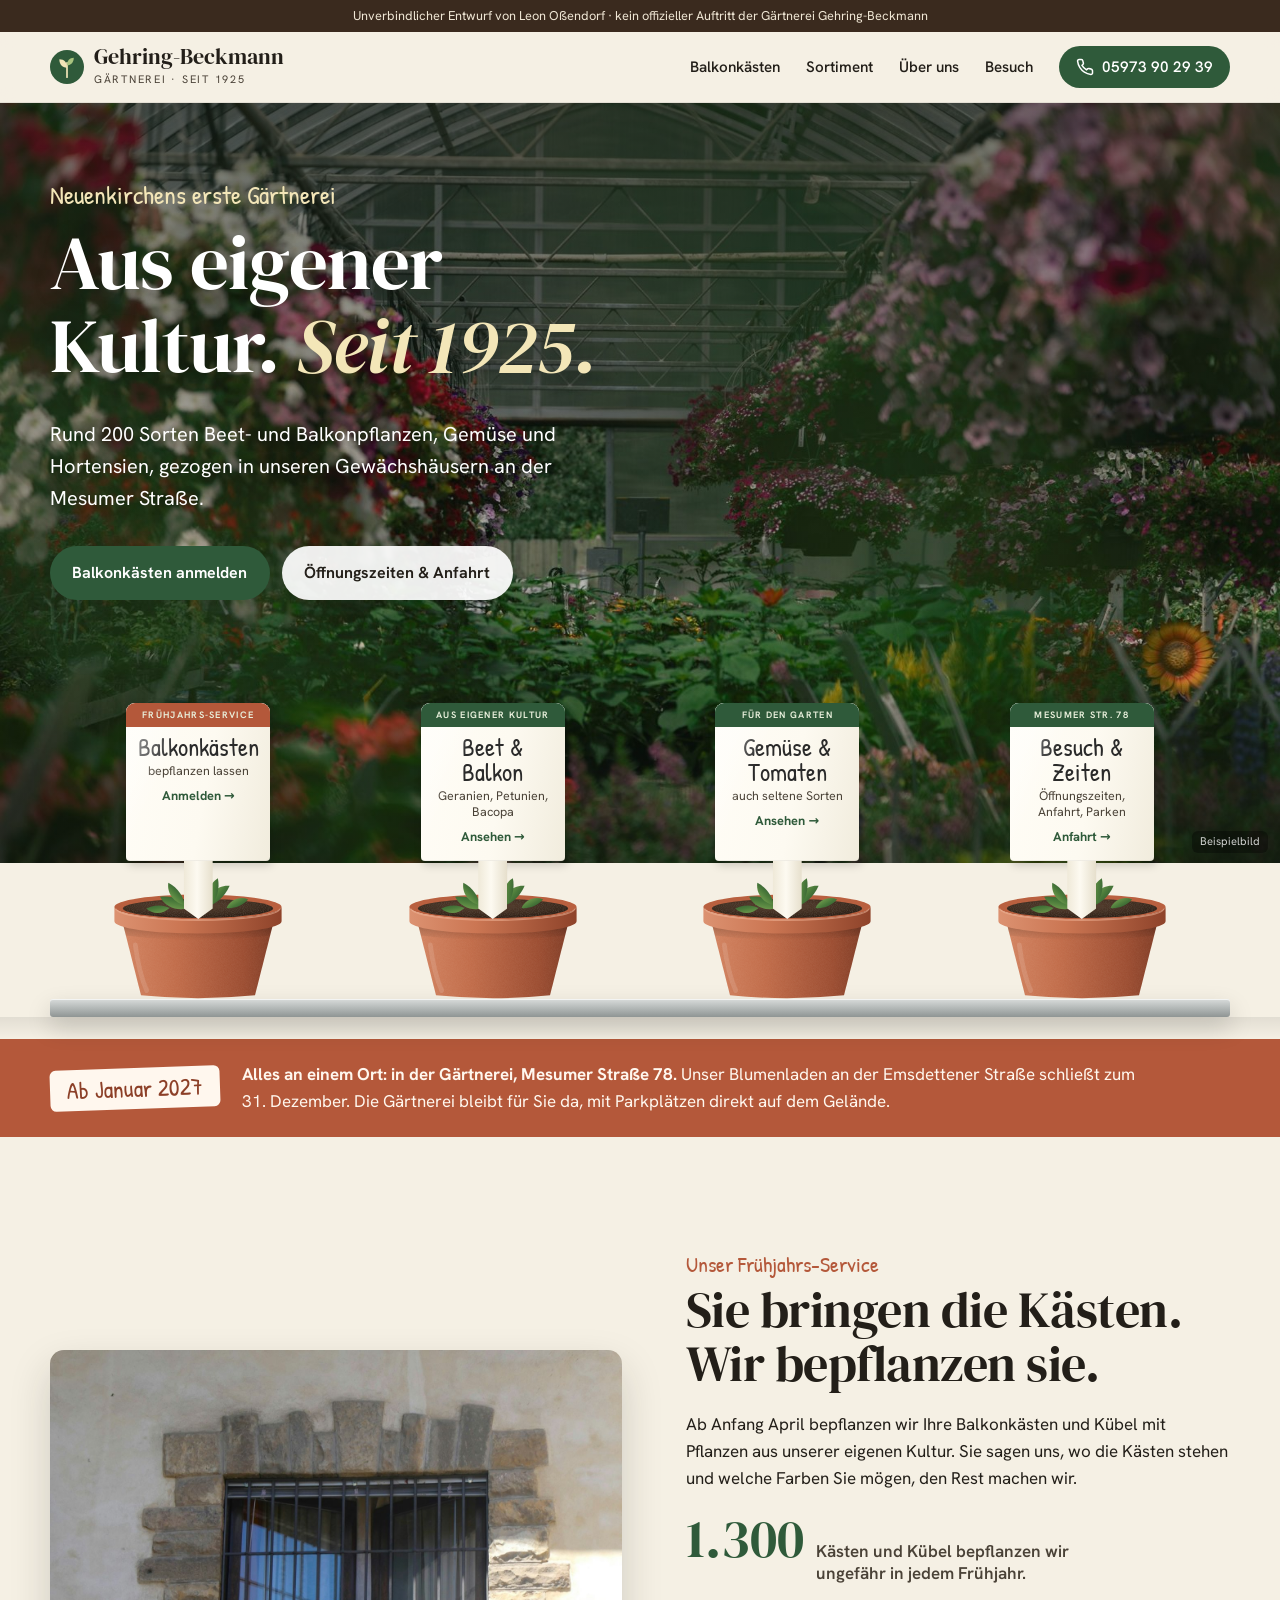
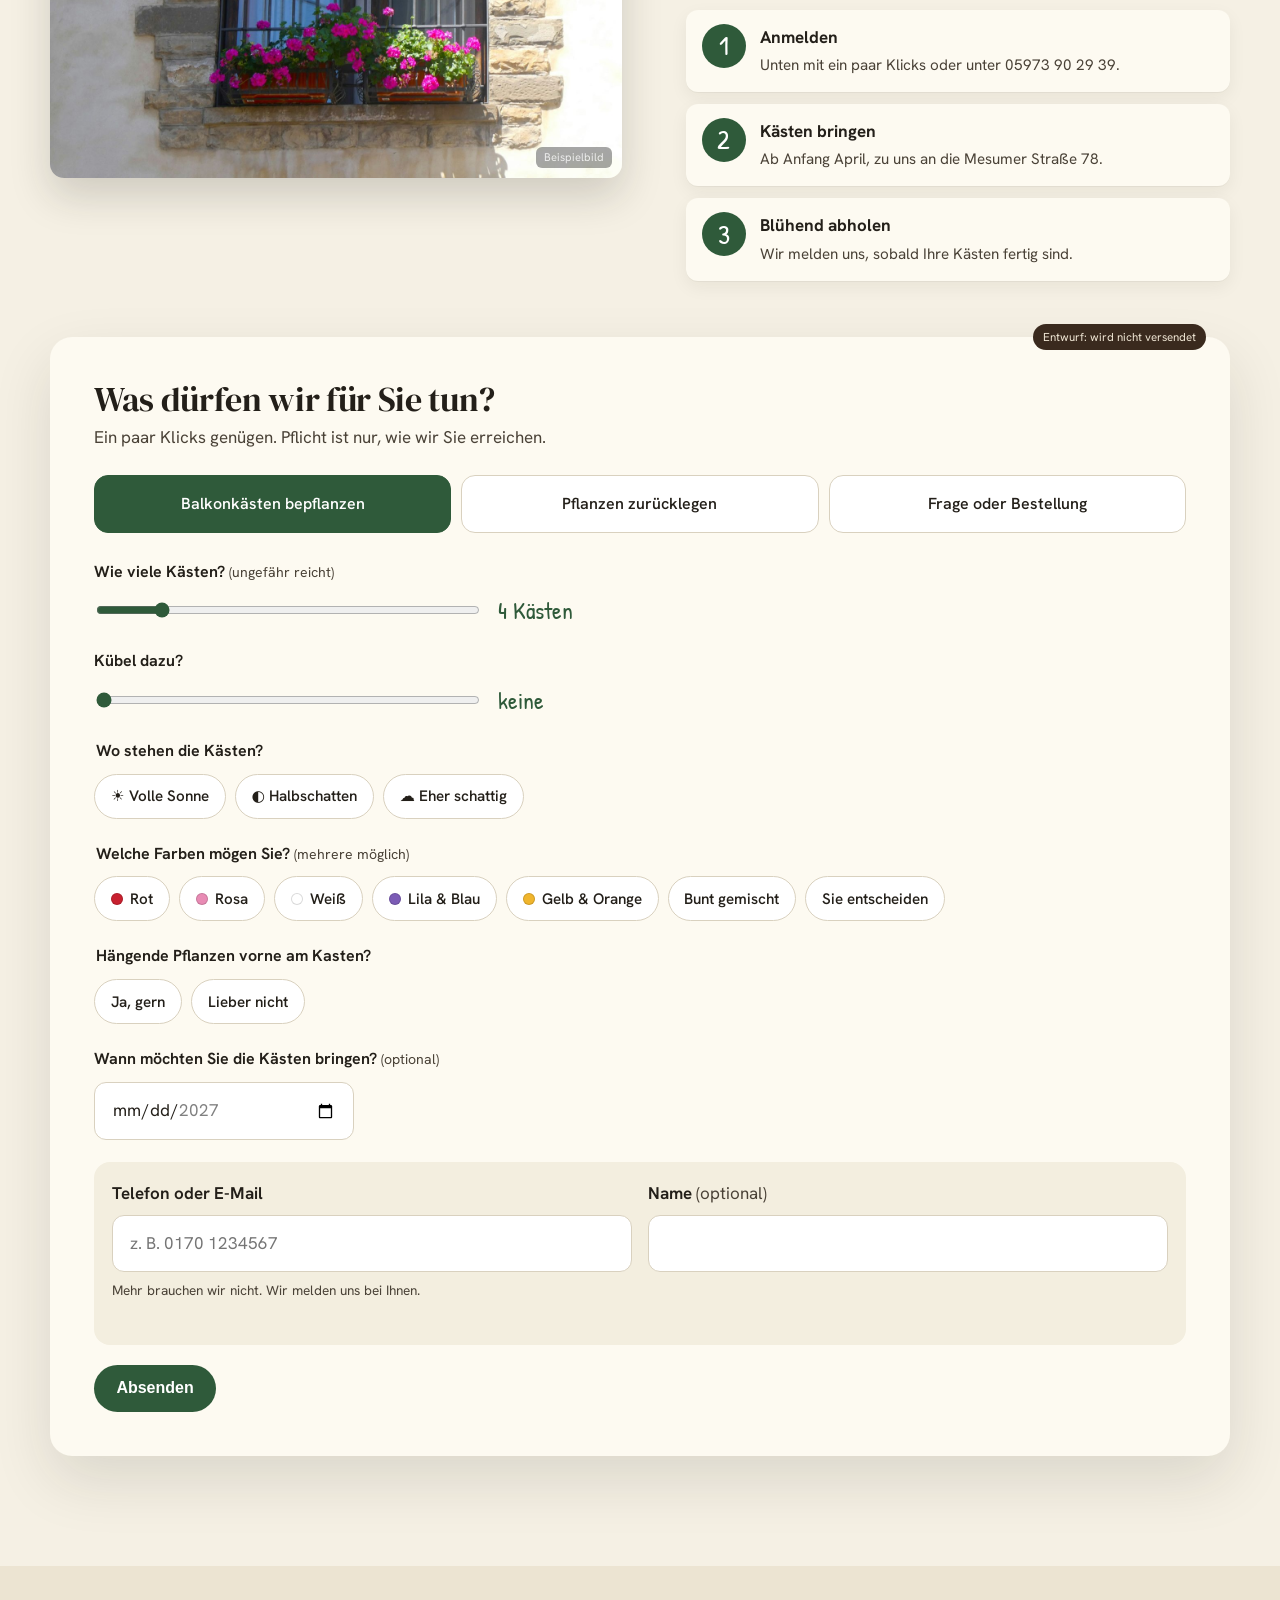
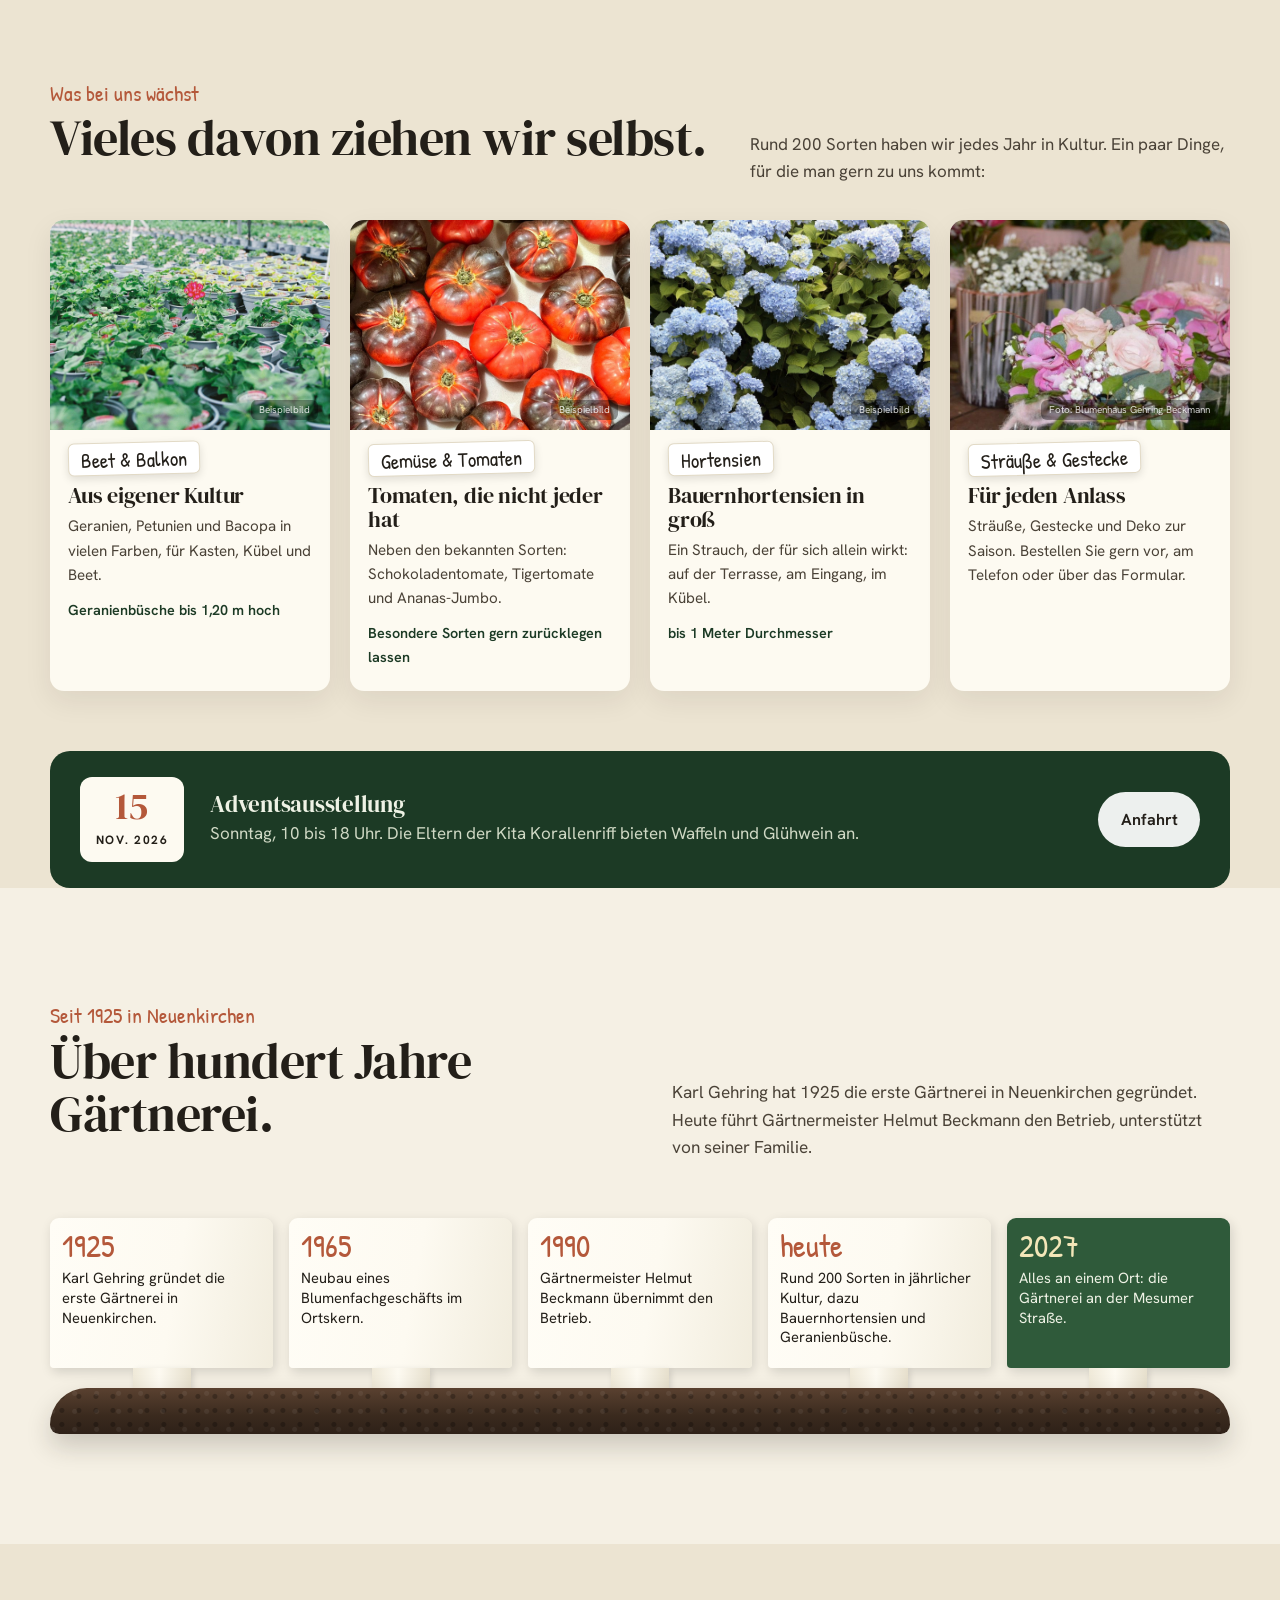
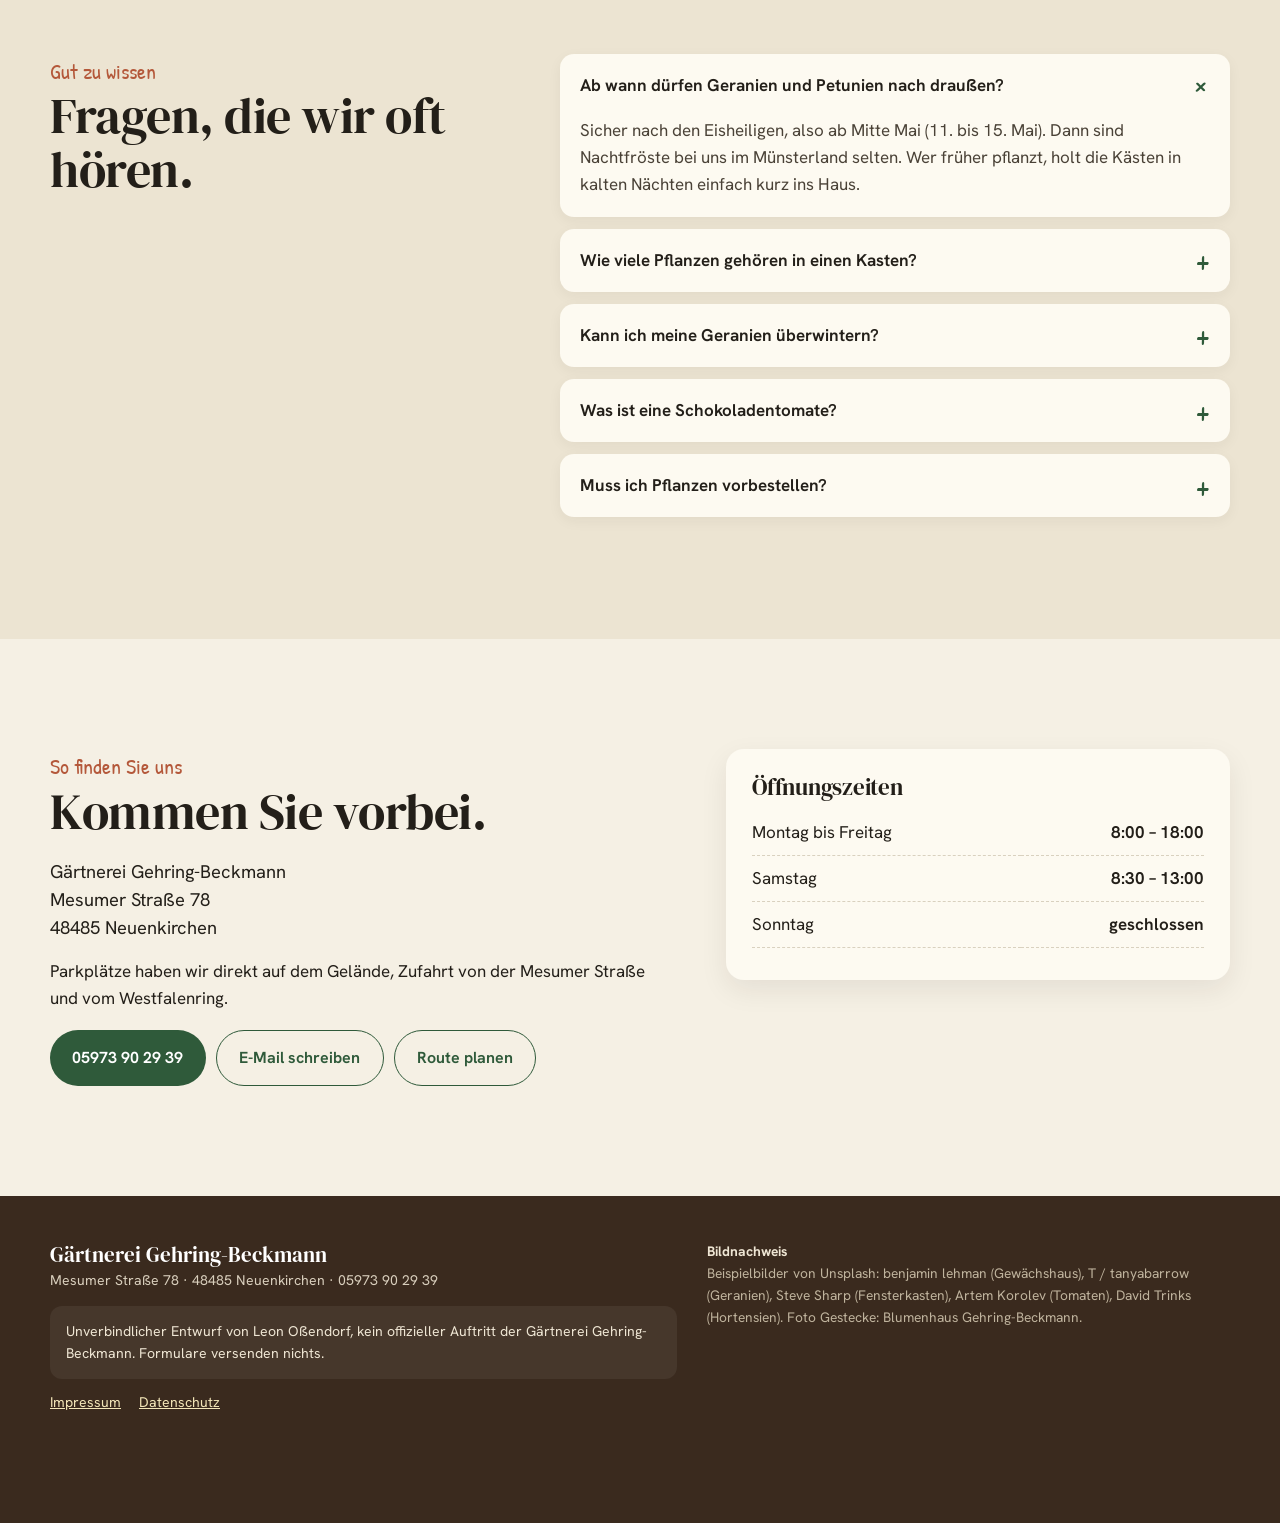
<file: index.html>
<!doctype html>
<html lang="de-DE">
<head>
<meta charset="utf-8">
<meta name="viewport" content="width=device-width, initial-scale=1">
<meta name="robots" content="noindex,nofollow">
<title>Gärtnerei Gehring-Beckmann · Neuenkirchen (Entwurf)</title>
<meta name="description" content="Unverbindlicher Entwurf: Gärtnerei Gehring-Beckmann in Neuenkirchen, seit 1925. Beet- und Balkonpflanzen, Gemüse, Hortensien und Balkonkasten-Service.">
<link rel="preload" href="fonts/dm-serif-display-latin-400-normal.woff2" as="font" type="font/woff2" crossorigin>
<link rel="preload" href="fonts/patrick-hand-latin-400-normal.woff2" as="font" type="font/woff2" crossorigin>
<link rel="stylesheet" href="css/style.css">
<link rel="icon" href="data:image/svg+xml,%3Csvg xmlns='http://www.w3.org/2000/svg' viewBox='0 0 32 32'%3E%3Ccircle cx='16' cy='16' r='16' fill='%232f5a3a'/%3E%3Cpath d='M16 26V12M16 17c-5 0-7-4-7-8 5 0 7 3 7 8zm0-2c4 0 6-3 6-7-4 0-6 3-6 7z' fill='%23f3e6b8' stroke='%23f3e6b8' stroke-width='1.2'/%3E%3C/svg%3E">
</head>
<body>

<svg width="0" height="0" style="position:absolute" aria-hidden="true">
  <defs>
    <linearGradient id="g-koerper" x1="0" x2="1">
      <stop offset="0" stop-color="#d2825f"/><stop offset=".35" stop-color="#c06a47"/><stop offset=".8" stop-color="#9a4a2e"/><stop offset="1" stop-color="#7e3a23"/>
    </linearGradient>
    <linearGradient id="g-rand" x1="0" x2="1">
      <stop offset="0" stop-color="#dc9271"/><stop offset=".4" stop-color="#cb7653"/><stop offset="1" stop-color="#8e432a"/>
    </linearGradient>
    <linearGradient id="g-schatten" x1="0" y1="0" x2="0" y2="1">
      <stop offset="0" stop-color="#000" stop-opacity=".28"/><stop offset="1" stop-color="#000" stop-opacity="0"/>
    </linearGradient>
    <linearGradient id="g-blatt" x1="0" y1="0" x2="1" y2="1">
      <stop offset="0" stop-color="#7fa955"/><stop offset=".55" stop-color="#4a7a3a"/><stop offset="1" stop-color="#2c5530"/>
    </linearGradient>
    <radialGradient id="g-erde" cx=".45" cy=".35" r=".7">
      <stop offset="0" stop-color="#5b4130"/><stop offset=".7" stop-color="#3b2a1e"/><stop offset="1" stop-color="#271b13"/>
    </radialGradient>
    <filter id="f-krume" x="0" y="0" width="100%" height="100%">
      <feTurbulence type="fractalNoise" baseFrequency=".9" numOctaves="2" seed="4"/>
      <feColorMatrix values="0 0 0 0 .1  0 0 0 0 .07  0 0 0 0 .05  0 0 0 1.4 -.55"/>
      <feComposite in2="SourceGraphic" operator="in"/>
    </filter>
    <filter id="f-ton" x="0" y="0" width="100%" height="100%">
      <feTurbulence type="fractalNoise" baseFrequency="1.6" numOctaves="1" seed="9"/>
      <feColorMatrix values="0 0 0 0 1  0 0 0 0 .9  0 0 0 0 .8  0 0 0 .08 0"/>
      <feComposite in2="SourceGraphic" operator="in"/>
    </filter>
    <symbol id="topf-hinten" viewBox="0 0 200 118" style="overflow:visible">
      <ellipse cx="100" cy="20" rx="88" ry="13" fill="#b9603f"/>
      <ellipse cx="100" cy="21.5" rx="79" ry="10" fill="url(#g-erde)"/>
      <ellipse cx="100" cy="21.5" rx="79" ry="10" fill="#000" filter="url(#f-krume)"/>
      <path d="M0 0 C6 -9 20 -13 30 -6 C21 1 8 3 0 0Z" fill="url(#g-blatt)" transform="translate(92 20) rotate(-150) scale(1.1)"/><path d="M0 0 C6 -9 20 -13 30 -6 C21 1 8 3 0 0Z" fill="url(#g-blatt)" transform="translate(108 20) rotate(-30) scale(1.1)"/><path d="M0 0 C6 -9 20 -13 30 -6 C21 1 8 3 0 0Z" fill="url(#g-blatt)" transform="translate(86 18) rotate(-115) scale(0.95)"/><path d="M0 0 C6 -9 20 -13 30 -6 C21 1 8 3 0 0Z" fill="url(#g-blatt)" transform="translate(114 18) rotate(-65) scale(0.95)"/><path d="M0 0 C6 -9 20 -13 30 -6 C21 1 8 3 0 0Z" fill="url(#g-blatt)" transform="translate(70 21) rotate(-170) scale(0.8)"/><path d="M0 0 C6 -9 20 -13 30 -6 C21 1 8 3 0 0Z" fill="url(#g-blatt)" transform="translate(130 21) rotate(-10) scale(0.8)"/><path d="M0 0 C6 -9 20 -13 30 -6 C21 1 8 3 0 0Z" fill="url(#g-blatt)" transform="translate(97 19) rotate(-95) scale(0.75)"/><path d="M0 0 C6 -9 20 -13 30 -6 C21 1 8 3 0 0Z" fill="url(#g-blatt)" transform="translate(103 19) rotate(-85) scale(0.7)"/><path d="M96 20 C95 12 97 6 100 2 M104 20 C105 12 103 7 100 2" stroke="#3d6b33" stroke-width="1.6" fill="none"/>
    </symbol>
    <symbol id="topf-vorne" viewBox="0 0 200 118">
      <path d="M20 34 L180 34 L160 113 Q100 119 40 113 Z" fill="url(#g-koerper)"/>
      <path d="M20 34 L180 34 L160 113 Q100 119 40 113 Z" fill="#000" filter="url(#f-ton)"/>
      <path d="M20 34 L180 34 L176 50 Q100 60 24 50 Z" fill="url(#g-schatten)"/>
      <path d="M12 20 A88 13 0 0 0 188 20 L188 35 A88 13 0 0 1 12 35 Z" fill="url(#g-rand)"/>
      <path d="M14 22 A86 12 0 0 0 186 22" fill="none" stroke="#f0b597" stroke-opacity=".55" stroke-width="1.4"/>
      <path d="M34 60 Q38 90 46 108" fill="none" stroke="#fff" stroke-opacity=".12" stroke-width="5" stroke-linecap="round"/>
    </symbol>
  </defs>
</svg>

<div class="entwurf-band">Unverbindlicher Entwurf von Leon Oßendorf · kein offizieller Auftritt der Gärtnerei Gehring-Beckmann</div>

<header class="kopf">
  <div class="wrap">
    <a class="marke" href="#top" aria-label="Gärtnerei Gehring-Beckmann, zum Seitenanfang">
      <svg viewBox="0 0 40 40" aria-hidden="true"><circle cx="20" cy="20" r="20" fill="#2f5a3a"/><path d="M20 32V15" stroke="#f3e6b8" stroke-width="2" stroke-linecap="round"/><path d="M20 21c-6 0-9-4.5-9-10 6 0 9 4 9 10z" fill="#f3e6b8"/><path d="M20 18c5 0 8-4 8-9-5 0-8 3.5-8 9z" fill="#a9c47f"/></svg>
      <span><b>Gehring-Beckmann</b><small>Gärtnerei · seit 1925</small></span>
    </a>
    <nav class="nav" aria-label="Hauptmenü">
      <a href="#balkon">Balkonkästen</a>
      <a href="#sortiment">Sortiment</a>
      <a href="#ueber">Über uns</a>
      <a href="#besuch">Besuch</a>
      <a class="btn btn-gruen" href="tel:+495973902939"><svg viewBox="0 0 24 24" fill="none" stroke="currentColor" stroke-width="2"><path d="M22 16.9v3a2 2 0 0 1-2.2 2 19.8 19.8 0 0 1-8.6-3.1 19.5 19.5 0 0 1-6-6A19.8 19.8 0 0 1 2.1 4.2 2 2 0 0 1 4.1 2h3a2 2 0 0 1 2 1.7c.1.9.4 1.8.7 2.7a2 2 0 0 1-.5 2.1L8 9.8a16 16 0 0 0 6 6l1.3-1.3a2 2 0 0 1 2.1-.4c.9.3 1.8.6 2.7.7a2 2 0 0 1 1.7 2z"/></svg><span>05973 90 29 39</span></a>
    </nav>
  </div>
</header>

<main id="top">
  <section class="hero" aria-labelledby="hero-titel" style="padding:0">
    <img src="img/hero.jpg" alt="Blühende Pflanzen in einem hellen Gewächshaus" fetchpriority="high">
    <div class="wrap">
      <div class="dachzeile">Neuenkirchens erste Gärtnerei</div>
      <h1 id="hero-titel">Aus eigener Kultur. <em>Seit 1925.</em></h1>
      <p class="lead">Rund 200 Sorten Beet- und Balkonpflanzen, Gemüse und Hortensien, gezogen in unseren Gewächshäusern an der Mesumer Straße.</p>
      <div class="knoepfe">
        <a class="btn btn-gruen" href="#balkon">Balkonkästen anmelden</a>
        <a class="btn btn-hell" href="#besuch">Öffnungszeiten &amp; Anfahrt</a>
      </div>
    </div>
    <span class="bildhinweis">Beispielbild</span>
  </section>

  <div class="pflanztisch" aria-label="Schnell zum richtigen Bereich">
    <div class="wrap">
      <div class="reihe">
        <a class="topf akzent" href="#balkon">
          <span class="etikett"><span class="kopfteil"><span class="band">Frühjahrs-Service</span><span class="name">Balkonkästen</span><span class="zusatz">bepflanzen lassen</span><span class="pfeil">Anmelden →</span></span><span class="stab"></span></span>
          <span class="gefaess"><svg class="hinten" aria-hidden="true"><use href="#topf-hinten"/></svg><svg class="vorne" aria-hidden="true"><use href="#topf-vorne"/></svg></span>
        </a>
        <a class="topf" href="#sortiment">
          <span class="etikett"><span class="kopfteil"><span class="band">Aus eigener Kultur</span><span class="name">Beet &amp; Balkon</span><span class="zusatz">Geranien, Petunien, Bacopa</span><span class="pfeil">Ansehen →</span></span><span class="stab"></span></span>
          <span class="gefaess"><svg class="hinten" aria-hidden="true"><use href="#topf-hinten"/></svg><svg class="vorne" aria-hidden="true"><use href="#topf-vorne"/></svg></span>
        </a>
        <a class="topf" href="#tomaten">
          <span class="etikett"><span class="kopfteil"><span class="band">Für den Garten</span><span class="name">Gemüse &amp; Tomaten</span><span class="zusatz">auch seltene Sorten</span><span class="pfeil">Ansehen →</span></span><span class="stab"></span></span>
          <span class="gefaess"><svg class="hinten" aria-hidden="true"><use href="#topf-hinten"/></svg><svg class="vorne" aria-hidden="true"><use href="#topf-vorne"/></svg></span>
        </a>
        <a class="topf" href="#besuch">
          <span class="etikett"><span class="kopfteil"><span class="band">Mesumer Str. 78</span><span class="name">Besuch &amp; Zeiten</span><span class="zusatz">Öffnungszeiten, Anfahrt, Parken</span><span class="pfeil">Anfahrt →</span></span><span class="stab"></span></span>
          <span class="gefaess"><svg class="hinten" aria-hidden="true"><use href="#topf-hinten"/></svg><svg class="vorne" aria-hidden="true"><use href="#topf-vorne"/></svg></span>
        </a>
      </div>
      <div class="brett"></div>
    </div>
    <div class="unter"></div>
  </div>

  <div class="hinweis" role="note">
    <div class="wrap">
      <span class="stempel">Ab Januar 2027</span>
      <p><strong>Alles an einem Ort: in der Gärtnerei, Mesumer Straße 78.</strong> Unser Blumenladen an der Emsdettener Straße schließt zum 31.&nbsp;Dezember. Die Gärtnerei bleibt für Sie da, mit Parkplätzen direkt auf dem Gelände.</p>
    </div>
  </div>

  <section class="balkon" id="balkon" aria-labelledby="balkon-titel">
    <div class="wrap">
      <div class="oben">
        <figure>
          <img src="img/kasten-rot.jpg" alt="Fensterkasten mit roten und pinken Geranien" loading="lazy">
          <span class="bildhinweis">Beispielbild</span>
        </figure>
        <div>
          <div class="kicker">Unser Frühjahrs-Service</div>
          <h2 id="balkon-titel">Sie bringen die Kästen. Wir bepflanzen sie.</h2>
          <p>Ab Anfang April bepflanzen wir Ihre Balkonkästen und Kübel mit Pflanzen aus unserer eigenen Kultur. Sie sagen uns, wo die Kästen stehen und welche Farben Sie mögen, den Rest machen wir.</p>
          <div class="zahl"><b>1.300</b><span>Kästen und Kübel bepflanzen wir ungefähr in jedem Frühjahr.</span></div>
          <ol class="schritte">
            <li><span class="nr">1</span><div><b>Anmelden</b><span>Unten mit ein paar Klicks oder unter 05973 90 29 39.</span></div></li>
            <li><span class="nr">2</span><div><b>Kästen bringen</b><span>Ab Anfang April, zu uns an die Mesumer Straße 78.</span></div></li>
            <li><span class="nr">3</span><div><b>Blühend abholen</b><span>Wir melden uns, sobald Ihre Kästen fertig sind.</span></div></li>
          </ol>
        </div>
      </div>

      <form class="formular" id="anfrage" novalidate>
        <div class="formteil">
          <h3>Was dürfen wir für Sie tun?</h3>
          <p class="sub">Ein paar Klicks genügen. Pflicht ist nur, wie wir Sie erreichen.</p>

          <div class="weiche" role="radiogroup" aria-label="Anliegen">
            <label class="chip"><input type="radio" name="anliegen" value="balkon" checked><span>Balkonkästen bepflanzen</span></label>
            <label class="chip"><input type="radio" name="anliegen" value="zuruecklegen"><span>Pflanzen zurücklegen</span></label>
            <label class="chip"><input type="radio" name="anliegen" value="frage"><span>Frage oder Bestellung</span></label>
          </div>

          <div class="teil" data-teil="balkon">
            <div class="frage">
              <label for="kaesten">Wie viele Kästen? <span class="opt">(ungefähr reicht)</span></label>
              <div class="regler"><input type="range" id="kaesten" name="kaesten" min="1" max="20" value="4"><output for="kaesten" id="kaesten-out">4 Kästen</output></div>
            </div>
            <div class="frage">
              <label for="kuebel">Kübel dazu?</label>
              <div class="regler"><input type="range" id="kuebel" name="kuebel" min="0" max="10" value="0"><output for="kuebel" id="kuebel-out">keine</output></div>
            </div>
            <fieldset class="frage">
              <legend>Wo stehen die Kästen?</legend>
              <div class="chips">
                <label class="chip"><input type="radio" name="lage" value="sonne"><span>☀ Volle Sonne</span></label>
                <label class="chip"><input type="radio" name="lage" value="halbschatten"><span>◐ Halbschatten</span></label>
                <label class="chip"><input type="radio" name="lage" value="schatten"><span>☁ Eher schattig</span></label>
              </div>
            </fieldset>
            <fieldset class="frage">
              <legend>Welche Farben mögen Sie? <span class="opt">(mehrere möglich)</span></legend>
              <div class="chips">
                <label class="chip"><input type="checkbox" name="farbe" value="rot"><span><i style="background:#c8202f"></i>Rot</span></label>
                <label class="chip"><input type="checkbox" name="farbe" value="rosa"><span><i style="background:#e88bb4"></i>Rosa</span></label>
                <label class="chip"><input type="checkbox" name="farbe" value="weiss"><span><i style="background:#fff"></i>Weiß</span></label>
                <label class="chip"><input type="checkbox" name="farbe" value="lila"><span><i style="background:#7b5bb5"></i>Lila &amp; Blau</span></label>
                <label class="chip"><input type="checkbox" name="farbe" value="gelb"><span><i style="background:#f0b52c"></i>Gelb &amp; Orange</span></label>
                <label class="chip"><input type="checkbox" name="farbe" value="bunt"><span>Bunt gemischt</span></label>
                <label class="chip"><input type="checkbox" name="farbe" value="egal"><span>Sie entscheiden</span></label>
              </div>
            </fieldset>
            <fieldset class="frage">
              <legend>Hängende Pflanzen vorne am Kasten?</legend>
              <div class="chips">
                <label class="chip"><input type="radio" name="haengend" value="ja"><span>Ja, gern</span></label>
                <label class="chip"><input type="radio" name="haengend" value="nein"><span>Lieber nicht</span></label>
              </div>
            </fieldset>
            <div class="frage">
              <label for="bringen">Wann möchten Sie die Kästen bringen? <span class="opt">(optional)</span></label>
              <input class="feld" type="date" id="bringen" name="bringen" min="2027-03-15" max="2027-06-30" style="max-width:260px">
            </div>
          </div>

          <div class="teil" data-teil="zuruecklegen" hidden>
            <fieldset class="frage">
              <legend>Was sollen wir zurücklegen?</legend>
              <div class="chips">
                <label class="chip"><input type="checkbox" name="pflanzen" value="tomaten"><span>Tomaten</span></label>
                <label class="chip"><input type="checkbox" name="pflanzen" value="gemuese"><span>Gemüsepflanzen</span></label>
                <label class="chip"><input type="checkbox" name="pflanzen" value="geranien"><span>Geranien</span></label>
                <label class="chip"><input type="checkbox" name="pflanzen" value="beet"><span>Beet &amp; Balkon</span></label>
                <label class="chip"><input type="checkbox" name="pflanzen" value="hortensien"><span>Hortensien</span></label>
              </div>
            </fieldset>
            <div class="frage">
              <label for="welche">Welche Sorten und wie viele? <span class="opt">(optional)</span></label>
              <textarea class="feld" id="welche" name="welche" placeholder="z. B. 3 Schokoladentomaten, 2 Tigertomaten"></textarea>
            </div>
          </div>

          <div class="teil" data-teil="frage" hidden>
            <div class="frage">
              <label for="nachricht">Ihre Frage oder Bestellung</label>
              <textarea class="feld" id="nachricht" name="nachricht" placeholder="Schreiben Sie uns einfach, worum es geht."></textarea>
            </div>
          </div>

          <div class="rueckweg">
            <div class="zweier">
              <div>
                <label class="frage" for="kontakt" style="margin-bottom:8px;display:block;font-weight:650">Telefon oder E-Mail</label>
                <input class="feld" id="kontakt" name="kontakt" autocomplete="tel email" placeholder="z. B. 0170 1234567" required>
              </div>
              <div>
                <label for="name" style="margin-bottom:8px;display:block;font-weight:650">Name <span class="opt" style="font-weight:400;color:var(--tinte-2)">(optional)</span></label>
                <input class="feld" id="name" name="name" autocomplete="name">
              </div>
            </div>
            <p class="hinweistext">Mehr brauchen wir nicht. Wir melden uns bei Ihnen.</p>
            <div class="fehler" id="fehler" role="alert"></div>
          </div>
          <button class="btn btn-gruen" type="submit">Absenden</button>
        </div>
        <div class="danke" id="danke" aria-live="polite">
          <div class="hand">Danke, ist angekommen!</div>
          <p>So wäre es auf der fertigen Seite: Ihre Anfrage landet direkt per E-Mail in der Gärtnerei, und Sie bekommen eine kurze Bestätigung.<br><span class="klein">Im Entwurf wird nichts versendet.</span></p>
          <button class="btn btn-rand" type="button" id="nochmal">Noch eine Anfrage</button>
        </div>
      </form>
    </div>
  </section>

  <section class="sortiment" id="sortiment" aria-labelledby="sortiment-titel">
    <div class="wrap">
      <div class="kopfzeile">
        <div>
          <div class="kicker">Was bei uns wächst</div>
          <h2 id="sortiment-titel">Vieles davon ziehen wir selbst.</h2>
        </div>
        <p>Rund 200 Sorten haben wir jedes Jahr in Kultur. Ein paar Dinge, für die man gern zu uns kommt:</p>
      </div>
      <div class="karten">
        <article class="karte">
          <div class="bild"><img src="img/reihen.jpg" alt="Reihen junger Geranien in Töpfen im Gewächshaus" loading="lazy"><span class="bildhinweis">Beispielbild</span></div>
          <div class="text"><span class="schild">Beet &amp; Balkon</span><h3>Aus eigener Kultur</h3><p>Geranien, Petunien und Bacopa in vielen Farben, für Kasten, Kübel und Beet.</p><div class="besonders">Geranienbüsche bis 1,20 m hoch</div></div>
        </article>
        <article class="karte" id="tomaten">
          <div class="bild"><img src="img/tomaten.jpg" alt="Rote und dunkelbraune Tomaten in einer Kiste" loading="lazy"><span class="bildhinweis">Beispielbild</span></div>
          <div class="text"><span class="schild">Gemüse &amp; Tomaten</span><h3>Tomaten, die nicht jeder hat</h3><p>Neben den bekannten Sorten: Schokoladentomate, Tigertomate und Ananas-Jumbo.</p><div class="besonders">Besondere Sorten gern zurücklegen lassen</div></div>
        </article>
        <article class="karte">
          <div class="bild"><img src="img/hortensie.jpg" alt="Großer Strauch mit hellblauen Hortensienblüten" loading="lazy"><span class="bildhinweis">Beispielbild</span></div>
          <div class="text"><span class="schild">Hortensien</span><h3>Bauernhortensien in groß</h3><p>Ein Strauch, der für sich allein wirkt: auf der Terrasse, am Eingang, im Kübel.</p><div class="besonders">bis 1 Meter Durchmesser</div></div>
        </article>
        <article class="karte">
          <div class="bild"><img src="img/strauss.jpg" alt="Gestecke mit rosa Rosen und Hortensien" loading="lazy" style="object-position:60% 50%"><span class="bildhinweis">Foto: Blumenhaus Gehring-Beckmann</span></div>
          <div class="text"><span class="schild">Sträuße &amp; Gestecke</span><h3>Für jeden Anlass</h3><p>Sträuße, Gestecke und Deko zur Saison. Bestellen Sie gern vor, am Telefon oder über das Formular.</p></div>
        </article>
      </div>
    </div>
  </section>

  <section class="termin" aria-labelledby="termin-titel" style="background:var(--papier-2);padding-bottom:0">
    <div class="wrap">
      <div class="datum"><b>15</b><span>Nov. 2026</span></div>
      <div>
        <h3 id="termin-titel">Adventsausstellung</h3>
        <p>Sonntag, 10 bis 18 Uhr. Die Eltern der Kita Korallenriff bieten Waffeln und Glühwein an.</p>
      </div>
      <a class="btn btn-hell" href="#besuch">Anfahrt</a>
    </div>
  </section>

  <section class="ueber" id="ueber" aria-labelledby="ueber-titel">
    <div class="wrap">
      <div class="einleitung">
        <div>
          <div class="kicker">Seit 1925 in Neuenkirchen</div>
          <h2 id="ueber-titel">Über hundert Jahre Gärtnerei.</h2>
        </div>
        <p>Karl Gehring hat 1925 die erste Gärtnerei in Neuenkirchen gegründet. Heute führt Gärtnermeister Helmut Beckmann den Betrieb, unterstützt von seiner Familie.</p>
      </div>
      <div class="beet">
        <div class="labels">
          <div class="chronik-etikett"><div class="kopfteil"><span class="jahr">1925</span><p>Karl Gehring gründet die erste Gärtnerei in Neuenkirchen.</p></div><span class="stab"></span></div>
          <div class="chronik-etikett"><div class="kopfteil"><span class="jahr">1965</span><p>Neubau eines Blumenfachgeschäfts im Ortskern.</p></div><span class="stab"></span></div>
          <div class="chronik-etikett"><div class="kopfteil"><span class="jahr">1990</span><p>Gärtnermeister Helmut Beckmann übernimmt den Betrieb.</p></div><span class="stab"></span></div>
          <div class="chronik-etikett"><div class="kopfteil"><span class="jahr">heute</span><p>Rund 200 Sorten in jährlicher Kultur, dazu Bauernhortensien und Geranienbüsche.</p></div><span class="stab"></span></div>
          <div class="chronik-etikett heute"><div class="kopfteil"><span class="jahr">2027</span><p>Alles an einem Ort: die Gärtnerei an der Mesumer Straße.</p></div><span class="stab"></span></div>
        </div>
        <div class="erde" aria-hidden="true"></div>
      </div>
    </div>
  </section>

  <section class="fragen" id="fragen" aria-labelledby="fragen-titel">
    <div class="wrap gitter">
      <div>
        <div class="kicker">Gut zu wissen</div>
        <h2 id="fragen-titel">Fragen, die wir oft hören.</h2>
      </div>
      <div>
        <details open>
          <summary>Ab wann dürfen Geranien und Petunien nach draußen?</summary>
          <div class="antwort"><p>Sicher nach den Eisheiligen, also ab Mitte Mai (11. bis 15. Mai). Dann sind Nachtfröste bei uns im Münsterland selten. Wer früher pflanzt, holt die Kästen in kalten Nächten einfach kurz ins Haus.</p></div>
        </details>
        <details>
          <summary>Wie viele Pflanzen gehören in einen Kasten?</summary>
          <div class="antwort"><p>Als Faustregel vier bis fünf Pflanzen pro Meter Kasten. Aufrechte Sorten nach hinten, hängende nach vorn, dann ist der Kasten schon nach wenigen Wochen dicht.</p></div>
        </details>
        <details>
          <summary>Kann ich meine Geranien überwintern?</summary>
          <div class="antwort"><p>Ja, gut sogar. Vor dem ersten Frost um etwa die Hälfte zurückschneiden, hell und kühl bei 5 bis 10 °C aufstellen und nur wenig gießen. Im März umtopfen, dann treiben sie kräftig neu aus.</p></div>
        </details>
        <details>
          <summary>Was ist eine Schokoladentomate?</summary>
          <div class="antwort"><p>Eine dunkelbraune bis fast schwarze Tomate mit kräftigem, leicht süßem Geschmack. Sie wächst wie jede Stabtomate: sonnig, möglichst regengeschützt, ab Mitte Mai ins Freie.</p></div>
        </details>
        <details>
          <summary>Muss ich Pflanzen vorbestellen?</summary>
          <div class="antwort"><p>Nein, aber bei besonderen Sorten und größeren Mengen lohnt es sich. Wählen Sie oben „Pflanzen zurücklegen“, und wir halten sie für Sie bereit.</p></div>
        </details>
      </div>
    </div>
  </section>

  <section class="besuch" id="besuch" aria-labelledby="besuch-titel">
    <div class="wrap gitter">
      <div>
        <div class="kicker">So finden Sie uns</div>
        <h2 id="besuch-titel">Kommen Sie vorbei.</h2>
        <address>Gärtnerei Gehring-Beckmann<br>Mesumer Straße 78<br>48485 Neuenkirchen</address>
        <p>Parkplätze haben wir direkt auf dem Gelände, Zufahrt von der Mesumer Straße und vom Westfalenring.</p>
        <div class="wege">
          <a class="btn btn-gruen" href="tel:+495973902939">05973 90 29 39</a>
          <a class="btn btn-rand" href="mailto:blume.beckmann@t-online.de">E-Mail schreiben</a>
          <a class="btn btn-rand" href="https://www.google.com/maps/search/?api=1&amp;query=Mesumer+Stra%C3%9Fe+78%2C+48485+Neuenkirchen" target="_blank" rel="noopener">Route planen</a>
        </div>
      </div>
      <div class="kasten">
        <h3>Öffnungszeiten</h3>
        <table class="zeiten">
          <tr><td>Montag bis Freitag</td><td>8:00 – 18:00</td></tr>
          <tr><td>Samstag</td><td>8:30 – 13:00</td></tr>
          <tr><td>Sonntag</td><td>geschlossen</td></tr>
        </table>
      </div>
    </div>
  </section>
</main>

<footer class="fuss">
  <div class="wrap">
    <div>
      <p><b style="font:400 1.3rem var(--serif);color:#fff">Gärtnerei Gehring-Beckmann</b><br>Mesumer Straße 78 · 48485 Neuenkirchen · 05973 90 29 39</p>
      <div class="entwurf">Unverbindlicher Entwurf von Leon Oßendorf, kein offizieller Auftritt der Gärtnerei Gehring-Beckmann. Formulare versenden nichts.</div>
      <div class="links"><a href="impressum.html">Impressum</a><a href="datenschutz.html">Datenschutz</a></div>
    </div>
    <div class="klein" style="color:#bfb39d">
      <p><b style="color:#efe6d4">Bildnachweis</b><br>Beispielbilder von Unsplash: benjamin lehman (Gewächshaus), T / tanyabarrow (Geranien), Steve Sharp (Fensterkasten), Artem Korolev (Tomaten), David Trinks (Hortensien). Foto Gestecke: Blumenhaus Gehring-Beckmann.</p>
    </div>
  </div>
</footer>

<div class="daumen">
  <a class="btn btn-hell" href="tel:+495973902939">Anrufen</a>
  <a class="btn btn-gruen" href="#balkon" style="background:var(--terrakotta)">Kästen anmelden</a>
</div>

<script src="js/main.js" defer></script>
</body>
</html>
</file>
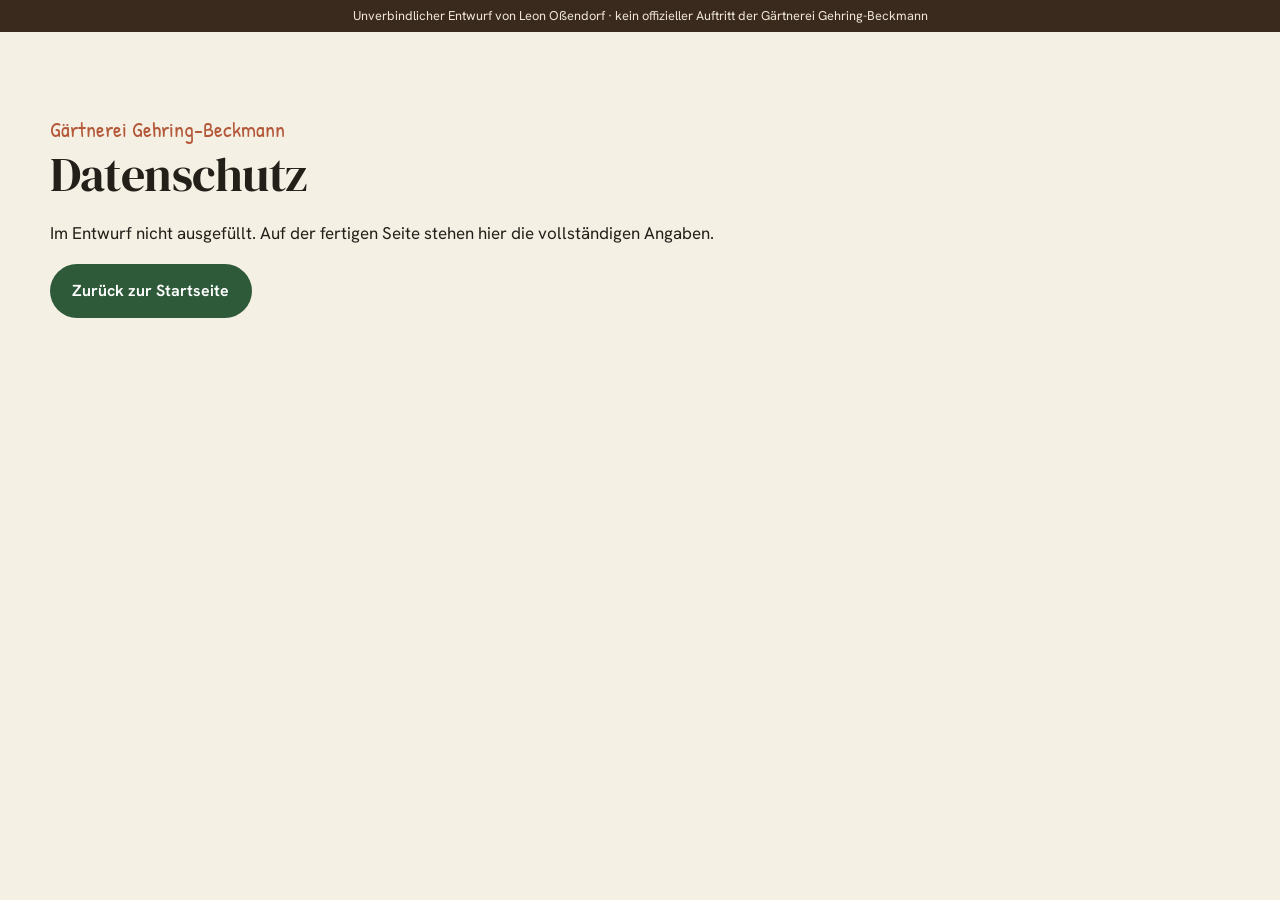
<file: datenschutz.html>
<!doctype html>
<html lang="de-DE"><head><meta charset="utf-8"><meta name="viewport" content="width=device-width, initial-scale=1"><meta name="robots" content="noindex,nofollow">
<title>Datenschutz · Gärtnerei Gehring-Beckmann (Entwurf)</title><link rel="stylesheet" href="css/style.css"></head>
<body><div class="entwurf-band">Unverbindlicher Entwurf von Leon Oßendorf · kein offizieller Auftritt der Gärtnerei Gehring-Beckmann</div>
<main class="wrap" style="padding:80px 0;min-height:60vh"><div class="kicker">Gärtnerei Gehring-Beckmann</div><h1 style="font-size:3rem">Datenschutz</h1>
<p>Im Entwurf nicht ausgefüllt. Auf der fertigen Seite stehen hier die vollständigen Angaben.</p><p><a class="btn btn-gruen" href="index.html">Zurück zur Startseite</a></p></main></body></html>
</file>
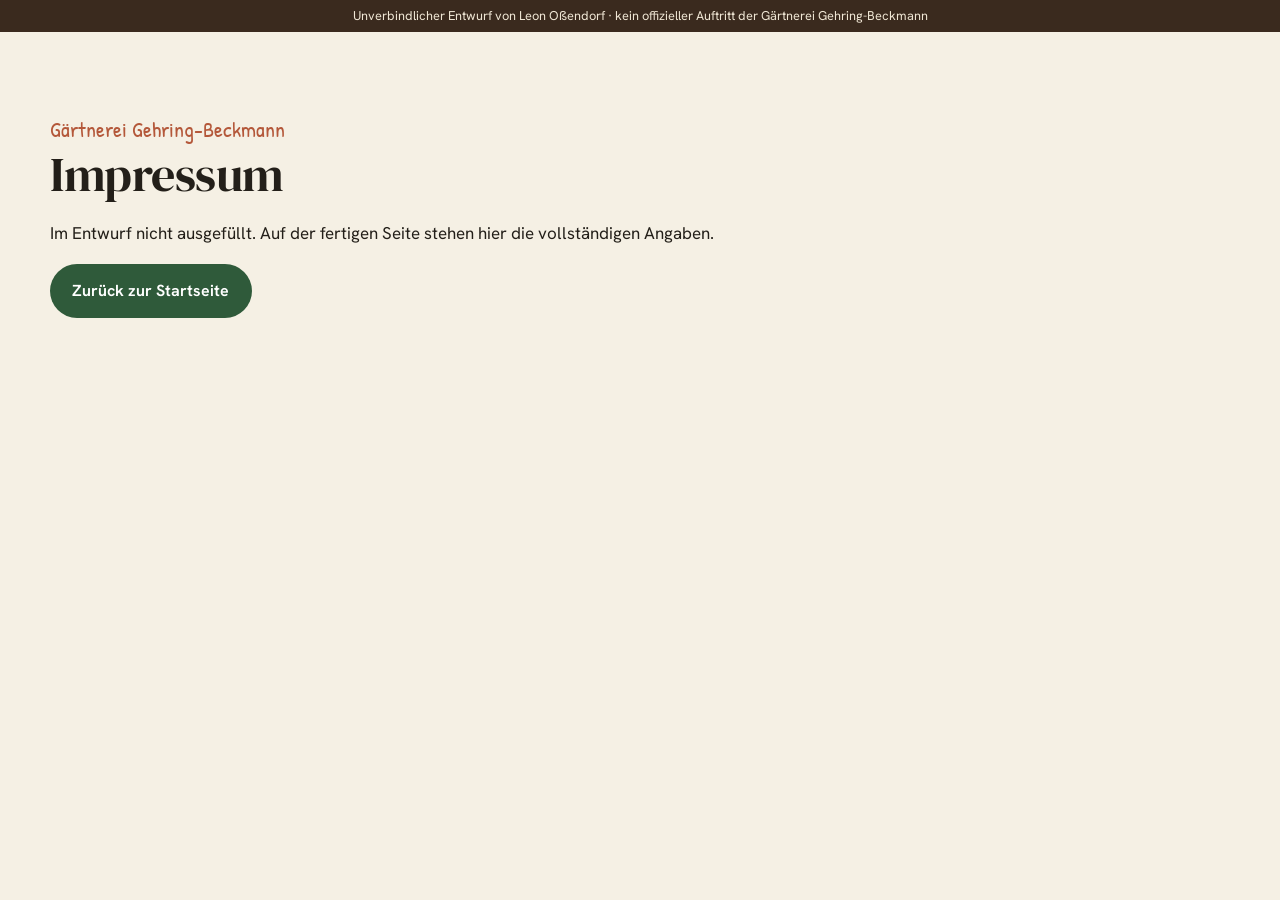
<file: impressum.html>
<!doctype html>
<html lang="de-DE"><head><meta charset="utf-8"><meta name="viewport" content="width=device-width, initial-scale=1"><meta name="robots" content="noindex,nofollow">
<title>Impressum · Gärtnerei Gehring-Beckmann (Entwurf)</title><link rel="stylesheet" href="css/style.css"></head>
<body><div class="entwurf-band">Unverbindlicher Entwurf von Leon Oßendorf · kein offizieller Auftritt der Gärtnerei Gehring-Beckmann</div>
<main class="wrap" style="padding:80px 0;min-height:60vh"><div class="kicker">Gärtnerei Gehring-Beckmann</div><h1 style="font-size:3rem">Impressum</h1>
<p>Im Entwurf nicht ausgefüllt. Auf der fertigen Seite stehen hier die vollständigen Angaben.</p><p><a class="btn btn-gruen" href="index.html">Zurück zur Startseite</a></p></main></body></html>
</file>
<file: css/style.css>
@font-face{font-family:"DM Serif Display";src:url(../fonts/dm-serif-display-latin-400-normal.woff2) format("woff2");font-weight:400;font-style:normal;font-display:swap}
@font-face{font-family:"DM Serif Display";src:url(../fonts/dm-serif-display-latin-400-italic.woff2) format("woff2");font-weight:400;font-style:italic;font-display:swap}
@font-face{font-family:"Hanken Grotesk";src:url(../fonts/hanken-grotesk-latin-wght-normal.woff2) format("woff2");font-weight:100 900;font-display:swap}
@font-face{font-family:"Patrick Hand";src:url(../fonts/patrick-hand-latin-400-normal.woff2) format("woff2");font-weight:400;font-display:swap}

:root{
  --papier:#f5f0e4;
  --papier-2:#ece4d2;
  --etikett:#fdfaf1;
  --tinte:#231f19;
  --tinte-2:#4a4237;
  --blatt:#2f5a3a;
  --blatt-dunkel:#1c3a25;
  --moos:#7a9a52;
  --terrakotta:#b4583a;
  --terrakotta-dunkel:#8c3f27;
  --erde:#3a2a1e;
  --serif:"DM Serif Display",Georgia,serif;
  --sans:"Hanken Grotesk",system-ui,sans-serif;
  --hand:"Patrick Hand","Comic Sans MS",cursive;
  --r:14px;
}
*{box-sizing:border-box}
html{scroll-behavior:smooth;scroll-padding-top:84px}
body{margin:0;background:var(--papier);color:var(--tinte);font:400 17px/1.6 var(--sans);-webkit-font-smoothing:antialiased}
img{max-width:100%;display:block}
a{color:inherit}
h1,h2,h3{font-family:var(--serif);font-weight:400;line-height:1.08;margin:0 0 .4em;letter-spacing:-.01em}
h2{font-size:clamp(2rem,4.2vw,3.1rem)}
h3{font-size:1.45rem}
p{margin:0 0 1em}
.wrap{width:min(1180px,100% - 40px);margin-inline:auto}
.hand{font-family:var(--hand)}
.klein{font-size:.86rem;color:var(--tinte-2)}
.btn{display:inline-flex;align-items:center;gap:.55em;padding:.9em 1.4em;border-radius:999px;font-weight:650;text-decoration:none;border:0;cursor:pointer;font-size:1rem;transition:transform .25s ease,background .25s ease}
.btn:hover{transform:translateY(-1px)}
.btn-gruen{background:var(--blatt);color:#fff}
.btn-gruen:hover{background:var(--blatt-dunkel)}
.btn-hell{background:rgba(255,255,255,.92);color:var(--tinte)}
.btn svg{width:18px;height:18px}

/* Entwurf-Hinweis */
.entwurf-band{background:var(--erde);color:#efe6d4;font-size:.8rem;text-align:center;padding:.45em 1em}

/* Kopf */
.kopf{position:sticky;top:0;z-index:50;background:rgba(245,240,228,.94);backdrop-filter:blur(8px);border-bottom:1px solid rgba(35,31,25,.08)}
.kopf .wrap{display:flex;align-items:center;justify-content:space-between;gap:20px;min-height:70px}
.marke{display:flex;align-items:center;gap:10px;text-decoration:none}
.marke svg{width:34px;height:34px;flex:none}
.marke b{display:block;font:400 1.35rem/1 var(--serif)}
.marke small{display:block;font-size:.68rem;letter-spacing:.16em;text-transform:uppercase;color:var(--tinte-2);margin-top:3px}
.nav{display:flex;gap:26px;align-items:center}
.nav a{text-decoration:none;font-weight:550;font-size:.95rem}
.nav a:not(.btn):hover{color:var(--blatt)}
.nav .btn{padding:.6em 1.1em}
@media (max-width:900px){.nav a:not(.btn){display:none}}
@media (max-width:520px){.nav .btn span{display:none}.nav .btn{padding:.7em}}

/* Hero */
.hero{position:relative;min-height:min(86vh,760px);display:flex;align-items:flex-start;color:#fff;overflow:hidden}
.hero>img{position:absolute;inset:0;width:100%;height:100%;object-fit:cover;object-position:50% 40%}
.hero::after{content:"";position:absolute;inset:0;background:linear-gradient(180deg,rgba(20,28,18,.62) 0%,rgba(20,28,18,.35) 45%,rgba(20,28,18,.15) 70%,rgba(20,28,18,.55) 100%)}
.hero .wrap{position:relative;z-index:1;padding:clamp(44px,8vh,96px) 0 210px}
.hero .dachzeile{font-family:var(--hand);font-size:1.6rem;color:#f3e6b8;margin-bottom:.2em}
.hero h1{font-size:clamp(2.6rem,6vw,5rem);max-width:15ch;text-shadow:0 2px 24px rgba(0,0,0,.25)}
.hero h1 em{font-style:italic;color:#f3e6b8}
.hero p.lead{font-size:clamp(1.05rem,1.6vw,1.25rem);max-width:36rem;margin-bottom:1.6em;text-shadow:0 1px 12px rgba(0,0,0,.35)}
.hero .knoepfe{display:flex;flex-wrap:wrap;gap:12px}
.bildhinweis{position:absolute;right:12px;bottom:10px;z-index:2;font-size:.7rem;color:rgba(255,255,255,.8);background:rgba(0,0,0,.35);padding:2px 8px;border-radius:6px}

/* Pflanztisch mit Töpfen und Etiketten */
.pflanztisch{position:relative;z-index:3;margin-top:-170px}
.pflanztisch .reihe{display:grid;grid-template-columns:repeat(4,1fr);gap:18px;align-items:end;padding:0 10px}
.pflanztisch .brett{height:18px;margin-top:-4px;border-radius:3px;background:linear-gradient(180deg,#d9dcdb 0%,#b7bcbb 45%,#8f9594 100%);box-shadow:0 10px 24px rgba(0,0,0,.18),inset 0 1px 0 rgba(255,255,255,.7)}
.pflanztisch .unter{height:22px;background:linear-gradient(180deg,rgba(0,0,0,.08),transparent)}
.topf{position:relative;display:block;width:min(100%,190px);margin-inline:auto;text-decoration:none;color:var(--tinte);padding-top:10px}
.topf .gefaess{position:relative;display:block;height:118px}
.topf svg{position:absolute;left:0;bottom:0;width:100%;height:118px;overflow:visible}
.topf .hinten{z-index:1}
.topf .vorne{z-index:3}
.etikett{display:block;position:relative;z-index:2;width:76%;margin:0 auto -34px;transition:transform .45s cubic-bezier(.2,.7,.2,1)}
.etikett .kopfteil{display:block;position:relative;background:linear-gradient(100deg,#fffdf6 0%,var(--etikett) 55%,#f1ecdd 100%);border-radius:9px 9px 4px 4px;padding:0 10px 12px;box-shadow:0 1px 0 rgba(255,255,255,.9) inset,0 -1px 0 rgba(0,0,0,.05) inset,2px 4px 10px rgba(0,0,0,.18);min-height:158px;text-align:center}
.etikett .kopfteil::before{content:"";position:absolute;inset:0;border-radius:inherit;background:linear-gradient(115deg,rgba(255,255,255,.4) 0 16%,transparent 32%);pointer-events:none}
.etikett .band{position:relative;z-index:1;display:block;margin:0 -10px 8px;padding:5px 8px 4px;border-radius:9px 9px 0 0;background:var(--blatt);color:#e9f0dc;font-size:.58rem;letter-spacing:.14em;text-transform:uppercase;font-weight:650}
.etikett .name{display:block;font:400 1.55rem/1.02 var(--hand);color:#2a2a2a}
.etikett .zusatz{display:block;font-size:.78rem;color:var(--tinte-2);margin-top:4px;line-height:1.25}
.etikett .pfeil{display:inline-block;margin-top:6px;font-size:.8rem;font-weight:700;color:var(--blatt)}
.etikett .stab{display:block;width:20%;height:58px;margin:0 auto;background:linear-gradient(90deg,#efe9d8,#fdfaf1 45%,#e6dfcc);clip-path:polygon(0 0,100% 0,100% 82%,50% 100%,0 82%);box-shadow:2px 2px 6px rgba(0,0,0,.15)}
.topf:hover .etikett,.topf:focus-visible .etikett{transform:translateY(-8px) rotate(-1.2deg)}
.topf:focus-visible{outline:none}
.topf:focus-visible .kopfteil{outline:3px solid var(--terrakotta);outline-offset:3px}
.topf.akzent .band{background:var(--terrakotta)}
@media (max-width:760px){
  .pflanztisch{margin-top:0;background:var(--papier-2);padding-top:26px}
  .pflanztisch .reihe{grid-template-columns:repeat(2,1fr);row-gap:34px}
  .pflanztisch .reihe .topf:nth-child(-n+2){margin-bottom:0}
  .hero{min-height:0}
  .hero .wrap{padding-bottom:64px}
  .pflanztisch .brett{display:none}
  .topf::after{content:"";display:block;height:10px;margin:0 -14px;border-radius:3px;background:linear-gradient(180deg,#d9dcdb 0%,#b7bcbb 45%,#8f9594 100%);box-shadow:0 8px 16px rgba(0,0,0,.14)}
  .etikett .name{font-size:1.35rem}
  .topf .gefaess,.topf svg{height:96px}
}

/* Hinweis-Band */
.hinweis{background:var(--terrakotta);color:#fff7ee;margin-top:0}
.hinweis .wrap{display:flex;gap:22px;align-items:center;padding:22px 0;flex-wrap:wrap}
.hinweis .stempel{font:400 1.5rem/1 var(--hand);background:#fff7ee;color:var(--terrakotta-dunkel);padding:.35em .7em;border-radius:6px;transform:rotate(-2deg);flex:none}
.hinweis p{margin:0;flex:1 1 420px}
.hinweis strong{font-weight:700}

section{padding:clamp(64px,9vw,110px) 0}
.kicker{font-family:var(--hand);font-size:1.35rem;color:var(--terrakotta);margin-bottom:.1em}

/* Balkonkästen */
.balkon{background:var(--papier)}
.balkon .oben{display:grid;grid-template-columns:1.05fr 1fr;gap:clamp(28px,5vw,64px);align-items:center;margin-bottom:56px}
.balkon figure{margin:0;position:relative}
.balkon figure img{border-radius:var(--r);aspect-ratio:4/3;object-fit:cover;width:100%;box-shadow:0 18px 40px rgba(35,31,25,.18)}
figure .bildhinweis{bottom:10px;right:10px}
.zahl{display:flex;align-items:baseline;gap:12px;margin:18px 0 6px}
.zahl b{font:400 3.4rem/1 var(--serif);color:var(--blatt)}
.zahl span{font-weight:600;color:var(--tinte-2);max-width:16rem;line-height:1.3}
.schritte{list-style:none;padding:0;margin:26px 0 0;display:grid;gap:12px}
.schritte li{display:grid;grid-template-columns:44px 1fr;gap:14px;align-items:start;background:var(--etikett);border-radius:12px;padding:14px 16px;box-shadow:0 1px 0 rgba(0,0,0,.04),0 6px 18px rgba(35,31,25,.06)}
.schritte .nr{font:400 1.7rem/1 var(--hand);color:#fff;background:var(--blatt);width:44px;height:44px;border-radius:50%;display:grid;place-items:center}
.schritte b{display:block}
.schritte span{color:var(--tinte-2);font-size:.95rem}
@media (max-width:860px){.balkon .oben{grid-template-columns:1fr}}

/* Formular */
.formular{background:var(--etikett);border-radius:22px;padding:clamp(22px,4vw,44px);box-shadow:0 24px 60px rgba(35,31,25,.12);position:relative}
.formular::before{content:"Entwurf: wird nicht versendet";position:absolute;top:-13px;right:24px;background:var(--erde);color:#efe6d4;font-size:.72rem;padding:4px 10px;border-radius:999px}
.formular h3{font-size:clamp(1.6rem,3vw,2.1rem);margin-bottom:.2em}
.formular .sub{color:var(--tinte-2);margin-bottom:1.4em}
.frage{margin:0 0 22px;border:0;padding:0}
.frage legend,.frage>label{display:block;font-weight:650;margin-bottom:10px;font-size:1rem}
.frage .opt{font-weight:400;color:var(--tinte-2);font-size:.88rem}
.chips{display:flex;flex-wrap:wrap;gap:9px}
.chip{position:relative}
.chip input{position:absolute;opacity:0;pointer-events:none}
.chip span{display:inline-flex;align-items:center;gap:7px;padding:.62em 1.05em;border-radius:999px;background:#fff;border:1.5px solid #d9d1bf;cursor:pointer;font-weight:550;font-size:.95rem;transition:background .2s,border-color .2s,color .2s;user-select:none}
.chip span i{width:12px;height:12px;border-radius:50%;display:inline-block;box-shadow:inset 0 0 0 1px rgba(0,0,0,.15)}
.chip input:checked+span{background:var(--blatt);border-color:var(--blatt);color:#fff}
.chip input:focus-visible+span{outline:3px solid var(--terrakotta);outline-offset:2px}
.weiche{display:grid;grid-template-columns:repeat(3,1fr);gap:10px;margin-bottom:26px}
.weiche .chip span{width:100%;justify-content:center;padding:.95em 1em;border-radius:14px;font-size:1rem;text-align:center}
@media (max-width:620px){.weiche{grid-template-columns:1fr}}
.regler{display:flex;align-items:center;gap:16px;max-width:560px}
.regler input[type=range]{flex:1;accent-color:var(--blatt);height:28px}
.regler output{min-width:6.5em;font:400 1.5rem/1 var(--hand);color:var(--blatt)}
.feld{width:100%;font:inherit;padding:.8em 1em;border-radius:12px;border:1.5px solid #d9d1bf;background:#fff;color:var(--tinte)}
.feld:focus{outline:3px solid rgba(47,90,58,.25);border-color:var(--blatt)}
textarea.feld{min-height:96px;resize:vertical}
.zweier{display:grid;grid-template-columns:1fr 1fr;gap:16px}
@media (max-width:620px){.zweier{grid-template-columns:1fr}}
.teil[hidden]{display:none}
.rueckweg{background:#f3eedf;border-radius:16px;padding:18px;margin:6px 0 20px}
.rueckweg .hinweistext{font-size:.85rem;color:var(--tinte-2);margin:8px 0 0}
.fehler{color:var(--terrakotta-dunkel);font-weight:600;font-size:.9rem;margin-top:8px;min-height:1.2em}
.danke{display:none;text-align:center;padding:30px 10px}
.danke.zeigen{display:block}
.danke .hand{font-size:2rem;color:var(--blatt)}

/* Sortiment */
.sortiment{background:var(--papier-2)}
.sortiment .kopfzeile{display:flex;justify-content:space-between;align-items:end;gap:20px;flex-wrap:wrap;margin-bottom:34px}
.sortiment .kopfzeile p{max-width:30rem;color:var(--tinte-2);margin:0}
.karten{display:grid;grid-template-columns:repeat(4,1fr);gap:20px}
@media (max-width:1020px){.karten{grid-template-columns:repeat(2,1fr)}}
@media (max-width:560px){.karten{grid-template-columns:1fr}}
.karte{background:var(--etikett);border-radius:var(--r);overflow:hidden;display:flex;flex-direction:column;box-shadow:0 10px 28px rgba(35,31,25,.08)}
.karte .bild{position:relative}
.karte img{aspect-ratio:4/3;object-fit:cover;width:100%}
.karte .bild .bildhinweis{font-size:.62rem}
.karte .text{padding:18px 18px 22px}
.karte .schild{display:inline-block;font:400 1.3rem/1 var(--hand);background:#fff;border:1.5px solid #e2dac6;padding:6px 12px 4px;border-radius:6px;transform:rotate(-1.5deg);margin:-38px 0 10px;position:relative;box-shadow:0 3px 8px rgba(0,0,0,.12)}
.karte h3{font-size:1.35rem;margin-bottom:.3em}
.karte p{color:var(--tinte-2);font-size:.95rem;margin:0}
.karte .besonders{margin-top:12px;font-size:.9rem;color:var(--blatt-dunkel);font-weight:600}

/* Termin */
.termin{padding:0}
.termin .wrap{display:grid;grid-template-columns:auto 1fr auto;gap:26px;align-items:center;background:var(--blatt-dunkel);color:#eef2e5;border-radius:20px;padding:26px 30px;margin-top:-50px;position:relative}
.termin .datum{background:var(--etikett);color:var(--tinte);border-radius:12px;text-align:center;padding:10px 16px;min-width:96px}
.termin .datum b{display:block;font:400 2.4rem/1 var(--serif);color:var(--terrakotta)}
.termin .datum span{font-size:.75rem;letter-spacing:.12em;text-transform:uppercase;font-weight:700}
.termin h3{margin-bottom:.15em}
.termin p{margin:0;color:#cfd8c4}
@media (max-width:700px){.termin .wrap{grid-template-columns:auto 1fr;gap:16px;padding:20px}.termin h3{font-size:1.25rem}.termin .datum{min-width:76px;padding:8px 10px}.termin .wrap .btn{grid-column:1/-1;justify-content:center}}

/* Über uns / Chronik */
.ueber .einleitung{display:grid;grid-template-columns:1fr 1fr;gap:clamp(24px,5vw,70px);align-items:end;margin-bottom:46px}
.ueber .einleitung p{color:var(--tinte-2);font-size:1.08rem;margin:0}
@media (max-width:860px){.ueber .einleitung{grid-template-columns:1fr}}
.beet{position:relative;padding-top:10px}
.beet .labels{display:grid;grid-template-columns:repeat(5,1fr);gap:16px;align-items:end;position:relative;z-index:2}
.beet .erde{height:46px;margin-top:-26px;border-radius:40px 40px 10px 10px;background:
  radial-gradient(circle at 12% 30%,rgba(255,255,255,.06) 0 2px,transparent 3px) 0 0/22px 18px,
  radial-gradient(circle at 70% 60%,rgba(0,0,0,.25) 0 2px,transparent 3px) 0 0/17px 14px,
  linear-gradient(180deg,#5a4130 0%,#3a2a1e 60%,#2e2118 100%);position:relative;z-index:3;box-shadow:0 12px 26px rgba(35,31,25,.2)}
.chronik-etikett{transition:transform .45s cubic-bezier(.2,.7,.2,1)}
.chronik-etikett:hover{transform:translateY(-6px)}
.chronik-etikett .kopfteil{background:linear-gradient(100deg,#fffdf6 0%,var(--etikett) 55%,#f1ecdd 100%);border-radius:9px 9px 4px 4px;padding:12px 12px 14px;box-shadow:2px 4px 12px rgba(0,0,0,.14);min-height:150px}
.chronik-etikett .jahr{display:block;font:400 2rem/1 var(--hand);color:var(--terrakotta)}
.chronik-etikett p{margin:6px 0 0;font-size:.92rem;line-height:1.35;color:var(--tinte)}
.chronik-etikett .stab{display:block;width:26%;height:46px;margin:0 auto;background:linear-gradient(90deg,#efe9d8,#fdfaf1 45%,#e6dfcc);box-shadow:2px 2px 6px rgba(0,0,0,.12)}
.chronik-etikett.heute .kopfteil{background:var(--blatt);color:#fff}
.chronik-etikett.heute .jahr{color:#f3e6b8}
.chronik-etikett.heute p{color:#eef2e5}
@media (max-width:900px){
  .beet .labels{grid-template-columns:1fr;gap:12px}
  .beet .erde{display:none}
  .chronik-etikett .stab{display:none}
  .chronik-etikett .kopfteil{min-height:0;display:grid;grid-template-columns:76px 1fr;gap:10px;align-items:center;border-radius:12px}
  .chronik-etikett p{margin:0}
}

/* Fragen */
.fragen{background:var(--papier-2)}
.fragen .gitter{display:grid;grid-template-columns:.8fr 1.2fr;gap:clamp(24px,5vw,70px)}
@media (max-width:860px){.fragen .gitter{grid-template-columns:1fr}}
details{background:var(--etikett);border-radius:14px;margin-bottom:12px;box-shadow:0 4px 14px rgba(35,31,25,.05)}
summary{list-style:none;cursor:pointer;padding:18px 54px 18px 20px;font-weight:650;position:relative}
summary::-webkit-details-marker{display:none}
summary::after{content:"+";position:absolute;right:20px;top:50%;transform:translateY(-50%);font:400 1.8rem/1 var(--hand);color:var(--blatt);transition:transform .3s}
details[open] summary::after{transform:translateY(-50%) rotate(45deg)}
details .antwort{padding:0 20px 18px;color:var(--tinte-2)}
details .antwort p:last-child{margin:0}
.quelle{font-size:.78rem;color:#8a8070}

/* Besuch */
.besuch .gitter{display:grid;grid-template-columns:1.1fr .9fr;gap:clamp(24px,5vw,60px);align-items:start}
@media (max-width:860px){.besuch .gitter{grid-template-columns:1fr}}
.besuch .kasten{background:var(--etikett);border-radius:18px;padding:26px;box-shadow:0 10px 28px rgba(35,31,25,.08)}
.zeiten{width:100%;border-collapse:collapse;margin:8px 0 6px}
.zeiten td{padding:9px 0;border-bottom:1px dashed #d9d1bf}
.zeiten td:last-child{text-align:right;font-weight:650}
.besuch address{font-style:normal;font-size:1.15rem;line-height:1.5;margin:6px 0 16px}
.besuch .wege{display:flex;flex-wrap:wrap;gap:10px;margin-top:14px}
.btn-rand{background:transparent;border:1.5px solid var(--blatt);color:var(--blatt)}

/* Fuß */
.fuss{background:var(--erde);color:#d9cfbd;padding:44px 0 110px;font-size:.88rem}
.fuss .wrap{display:grid;grid-template-columns:1.2fr 1fr;gap:30px}
.fuss a{color:#f3e6b8}
.fuss .entwurf{background:rgba(255,255,255,.06);border-radius:12px;padding:14px 16px;color:#efe6d4}
.fuss .links{display:flex;gap:18px;margin-top:12px}
@media (max-width:760px){.fuss .wrap{grid-template-columns:1fr}}

/* Handy-Leiste */
.daumen{position:fixed;left:10px;right:10px;bottom:10px;z-index:60;display:none;gap:8px;background:rgba(28,58,37,.97);padding:8px;border-radius:999px;box-shadow:0 10px 30px rgba(0,0,0,.25)}
.daumen a{flex:1;justify-content:center;padding:.85em 1em}
@media (max-width:760px){.daumen{display:flex}}

.unsichtbar{position:absolute;width:1px;height:1px;overflow:hidden;clip:rect(0 0 0 0)}
@media (prefers-reduced-motion:reduce){*{transition:none!important;scroll-behavior:auto!important}}
</file>
